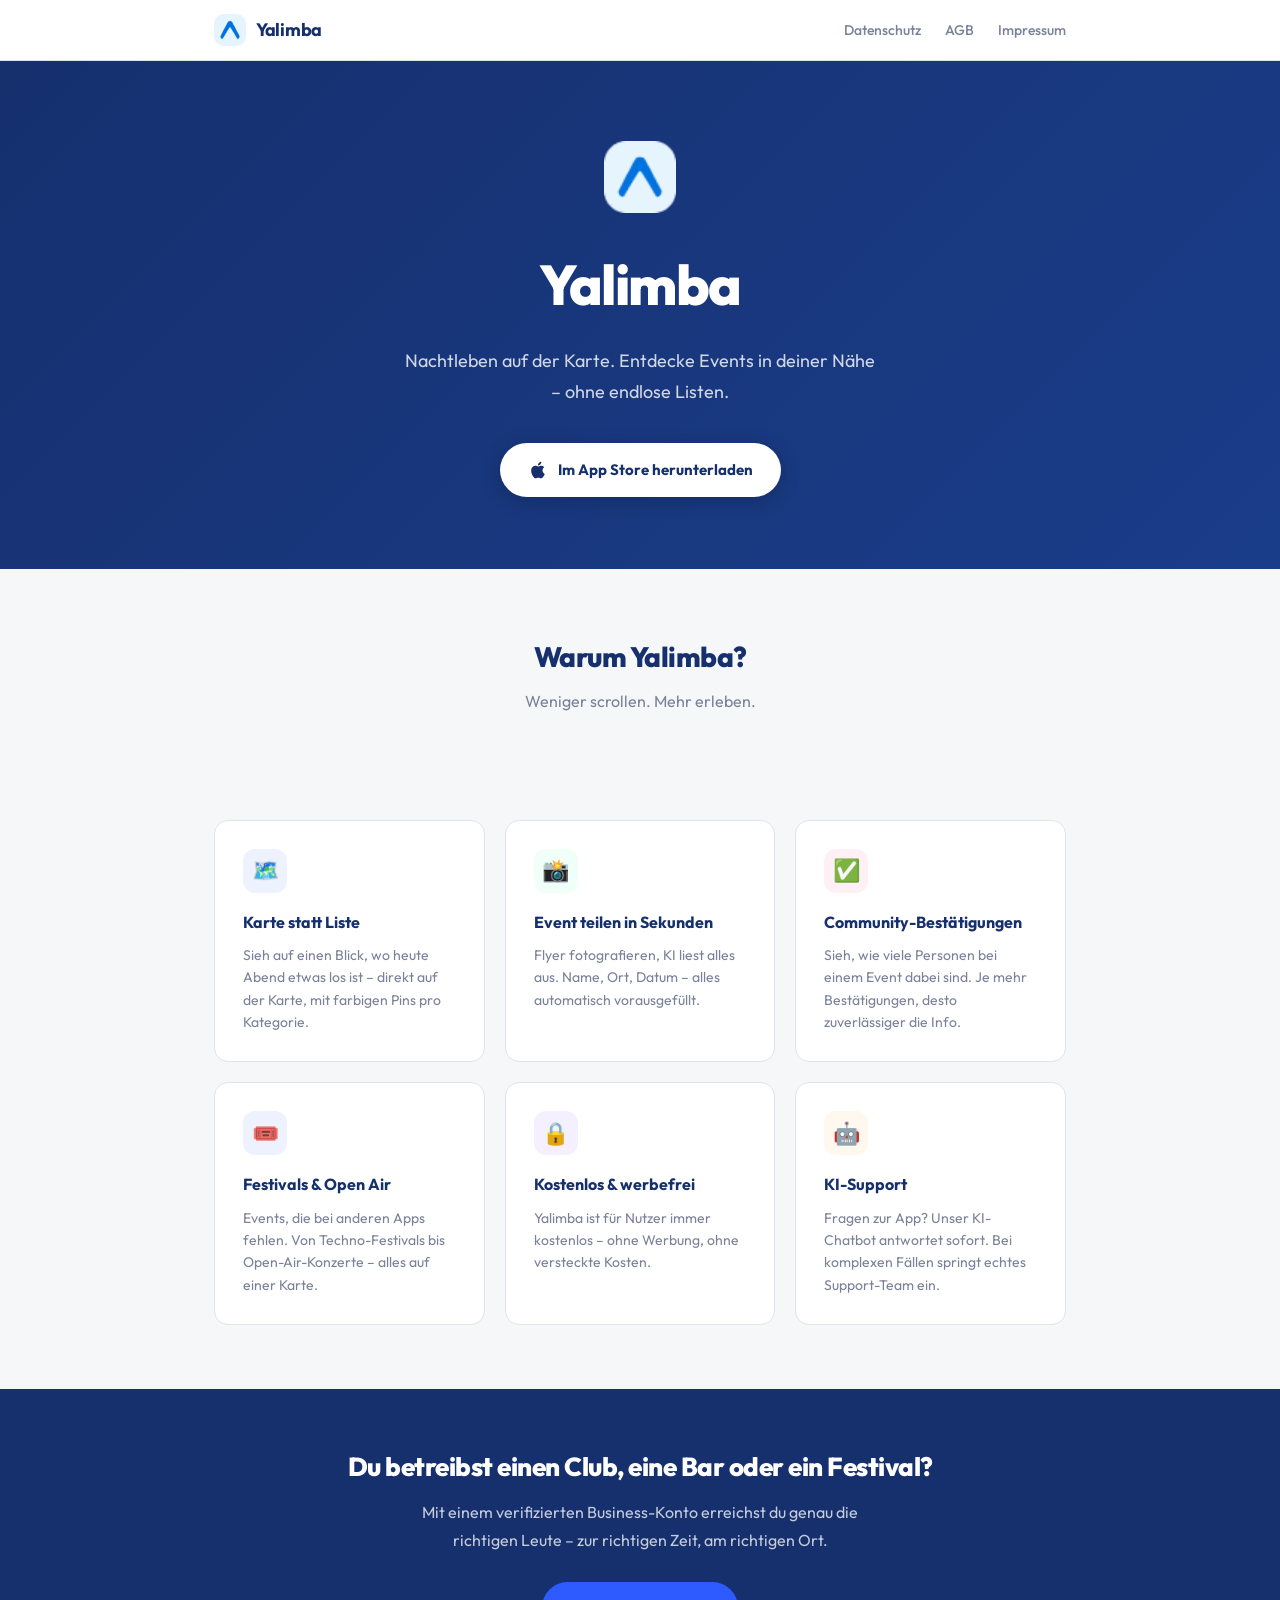
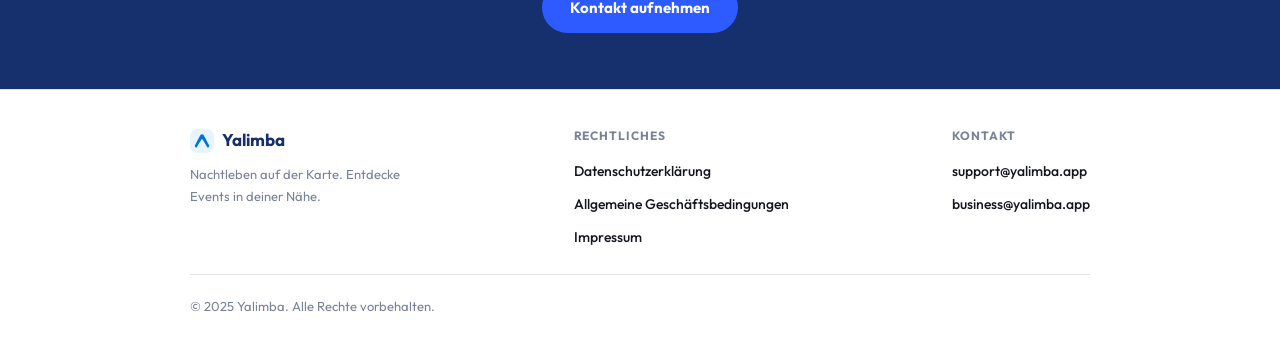
<file: index.html>
<!DOCTYPE html>
<html lang="de">
<head>
  <meta charset="UTF-8" />
  <meta name="viewport" content="width=device-width, initial-scale=1.0" />
  <title>Yalimba – Nachtleben auf der Karte</title>
  <meta name="description" content="Yalimba ist die erste Map-first Event-App für Nachtleben. Entdecke Clubs, Live-Musik, Bars und Open-Air-Events direkt auf der Karte – kostenlos, ohne Werbung." />
  <link rel="icon" href="favicon.png" />
  <link rel="stylesheet" href="_shared.css" />
  <style>
    .home-hero {
      background: linear-gradient(135deg, var(--navy) 0%, #1a3d8a 100%);
      color: var(--white);
      text-align: center;
      padding: 80px 24px 72px;
    }
    .home-hero .logo-img {
      width: 72px; height: 72px;
      border-radius: 18px;
      margin: 0 auto 24px;
      display: block;
    }
    .home-hero h1 {
      font-size: clamp(36px, 7vw, 56px);
      font-weight: 800;
      letter-spacing: -1.5px;
    }
    .home-hero p {
      font-size: 18px;
      color: rgba(255,255,255,0.8);
      margin-top: 14px;
      max-width: 480px;
      margin-left: auto;
      margin-right: auto;
    }
    .app-store-btn {
      display: inline-flex;
      align-items: center;
      gap: 10px;
      margin-top: 36px;
      background: var(--white);
      color: var(--navy);
      padding: 14px 28px;
      border-radius: 50px;
      font-size: 15px;
      font-weight: 700;
      text-decoration: none;
      transition: transform 0.15s, box-shadow 0.15s;
      box-shadow: 0 4px 20px rgba(0,0,0,0.2);
    }
    .app-store-btn:hover { transform: translateY(-2px); box-shadow: 0 8px 28px rgba(0,0,0,0.25); }
    .app-store-btn svg { flex-shrink: 0; }

    .features {
      max-width: 900px;
      margin: 0 auto;
      padding: 64px 24px;
      display: grid;
      grid-template-columns: repeat(auto-fit, minmax(240px, 1fr));
      gap: 20px;
    }
    .feature-card {
      background: var(--white);
      border-radius: 14px;
      padding: 28px;
      border: 1px solid var(--border);
    }
    .feature-icon {
      width: 44px; height: 44px;
      border-radius: 12px;
      display: flex; align-items: center; justify-content: center;
      margin-bottom: 16px;
      font-size: 22px;
    }
    .feature-card h3 { font-size: 16px; font-weight: 700; margin-bottom: 8px; color: var(--navy); }
    .feature-card p  { font-size: 14px; color: var(--gray); line-height: 1.6; }

    .section-title {
      text-align: center;
      max-width: 900px;
      margin: 0 auto;
      padding: 0 24px 40px;
    }
    .section-title h2 { font-size: 28px; font-weight: 800; color: var(--navy); letter-spacing: -0.5px; }
    .section-title p  { font-size: 16px; color: var(--gray); margin-top: 8px; }

    .b2b-strip {
      background: var(--navy);
      color: var(--white);
      text-align: center;
      padding: 56px 24px;
    }
    .b2b-strip h2 { font-size: 26px; font-weight: 800; letter-spacing: -0.5px; }
    .b2b-strip p  { font-size: 16px; color: rgba(255,255,255,0.75); margin-top: 10px; max-width: 440px; margin-left: auto; margin-right: auto; }
    .b2b-link {
      display: inline-block;
      margin-top: 28px;
      background: var(--blue);
      color: var(--white);
      padding: 13px 28px;
      border-radius: 50px;
      font-size: 15px;
      font-weight: 700;
      text-decoration: none;
    }
    .b2b-link:hover { opacity: 0.9; }
  </style>
</head>
<body>

  <!-- NAVIGATION -->
  <nav class="nav">
    <div class="nav-inner">
      <a href="index.html" class="nav-logo">
        <img src="favicon.png" alt="Yalimba Logo" />
        <span>Yalimba</span>
      </a>
      <ul class="nav-links">
        <li><a href="datenschutz.html">Datenschutz</a></li>
        <li><a href="agb.html">AGB</a></li>
        <li><a href="impressum.html">Impressum</a></li>
      </ul>
    </div>
  </nav>

  <!-- HERO -->
  <section class="home-hero">
    <img src="favicon.png" alt="Yalimba" class="logo-img" />
    <h1>Yalimba</h1>
    <p>Nachtleben auf der Karte. Entdecke Events in deiner Nähe – ohne endlose Listen.</p>
    <a href="https://apps.apple.com/app/yalimba/id[APP-ID]" class="app-store-btn">
      <svg width="20" height="20" viewBox="0 0 24 24" fill="currentColor"><path d="M18.71 19.5c-.83 1.24-1.71 2.45-3.05 2.47-1.34.03-1.77-.79-3.29-.79-1.53 0-2 .77-3.27.82-1.31.05-2.3-1.32-3.14-2.53C4.25 17 2.94 12.45 4.7 9.39c.87-1.52 2.43-2.48 4.12-2.51 1.28-.02 2.5.87 3.29.87.78 0 2.26-1.07 3.8-.91.65.03 2.47.26 3.64 1.98-.09.06-2.17 1.28-2.15 3.81.03 3.02 2.65 4.03 2.68 4.04-.03.07-.42 1.44-1.38 2.83M13 3.5c.73-.83 1.94-1.46 2.94-1.5.13 1.17-.34 2.35-1.04 3.19-.69.85-1.83 1.51-2.95 1.42-.15-1.15.41-2.35 1.05-3.11z"/></svg>
      Im App Store herunterladen
    </a>
  </section>

  <!-- FEATURES -->
  <div class="section-title" style="padding-top: 64px;">
    <h2>Warum Yalimba?</h2>
    <p>Weniger scrollen. Mehr erleben.</p>
  </div>
  <div class="features">
    <div class="feature-card">
      <div class="feature-icon" style="background:#EEF2FF;">🗺️</div>
      <h3>Karte statt Liste</h3>
      <p>Sieh auf einen Blick, wo heute Abend etwas los ist – direkt auf der Karte, mit farbigen Pins pro Kategorie.</p>
    </div>
    <div class="feature-card">
      <div class="feature-icon" style="background:#F0FFF8;">📸</div>
      <h3>Event teilen in Sekunden</h3>
      <p>Flyer fotografieren, KI liest alles aus. Name, Ort, Datum – alles automatisch vorausgefüllt.</p>
    </div>
    <div class="feature-card">
      <div class="feature-icon" style="background:#FFF0F5;">✅</div>
      <h3>Community-Bestätigungen</h3>
      <p>Sieh, wie viele Personen bei einem Event dabei sind. Je mehr Bestätigungen, desto zuverlässiger die Info.</p>
    </div>
    <div class="feature-card">
      <div class="feature-icon" style="background:#EEF2FF;">🎟️</div>
      <h3>Festivals & Open Air</h3>
      <p>Events, die bei anderen Apps fehlen. Von Techno-Festivals bis Open-Air-Konzerte – alles auf einer Karte.</p>
    </div>
    <div class="feature-card">
      <div class="feature-icon" style="background:#F5F0FF;">🔒</div>
      <h3>Kostenlos & werbefrei</h3>
      <p>Yalimba ist für Nutzer immer kostenlos – ohne Werbung, ohne versteckte Kosten.</p>
    </div>
    <div class="feature-card">
      <div class="feature-icon" style="background:#FFF8EE;">🤖</div>
      <h3>KI-Support</h3>
      <p>Fragen zur App? Unser KI-Chatbot antwortet sofort. Bei komplexen Fällen springt echtes Support-Team ein.</p>
    </div>
  </div>

  <!-- B2B STRIP -->
  <section class="b2b-strip">
    <h2>Du betreibst einen Club, eine Bar oder ein Festival?</h2>
    <p>Mit einem verifizierten Business-Konto erreichst du genau die richtigen Leute – zur richtigen Zeit, am richtigen Ort.</p>
    <a href="mailto:business@yalimba.app" class="b2b-link">Kontakt aufnehmen</a>
  </section>

  <!-- FOOTER -->
  <footer>
    <div class="footer-inner">
      <div class="footer-brand">
        <div class="brand-name">
          <img src="favicon.png" alt="Yalimba" />
          Yalimba
        </div>
        <p>Nachtleben auf der Karte. Entdecke Events in deiner Nähe.</p>
      </div>
      <div class="footer-links">
        <h4>Rechtliches</h4>
        <ul>
          <li><a href="datenschutz.html">Datenschutzerklärung</a></li>
          <li><a href="agb.html">Allgemeine Geschäftsbedingungen</a></li>
          <li><a href="impressum.html">Impressum</a></li>
        </ul>
      </div>
      <div class="footer-links">
        <h4>Kontakt</h4>
        <ul>
          <li><a href="mailto:support@yalimba.app">support@yalimba.app</a></li>
          <li><a href="mailto:business@yalimba.app">business@yalimba.app</a></li>
        </ul>
      </div>
    </div>
    <div class="footer-bottom">
      &copy; 2025 Yalimba. Alle Rechte vorbehalten.
    </div>
  </footer>

</body>
</html>
</file>
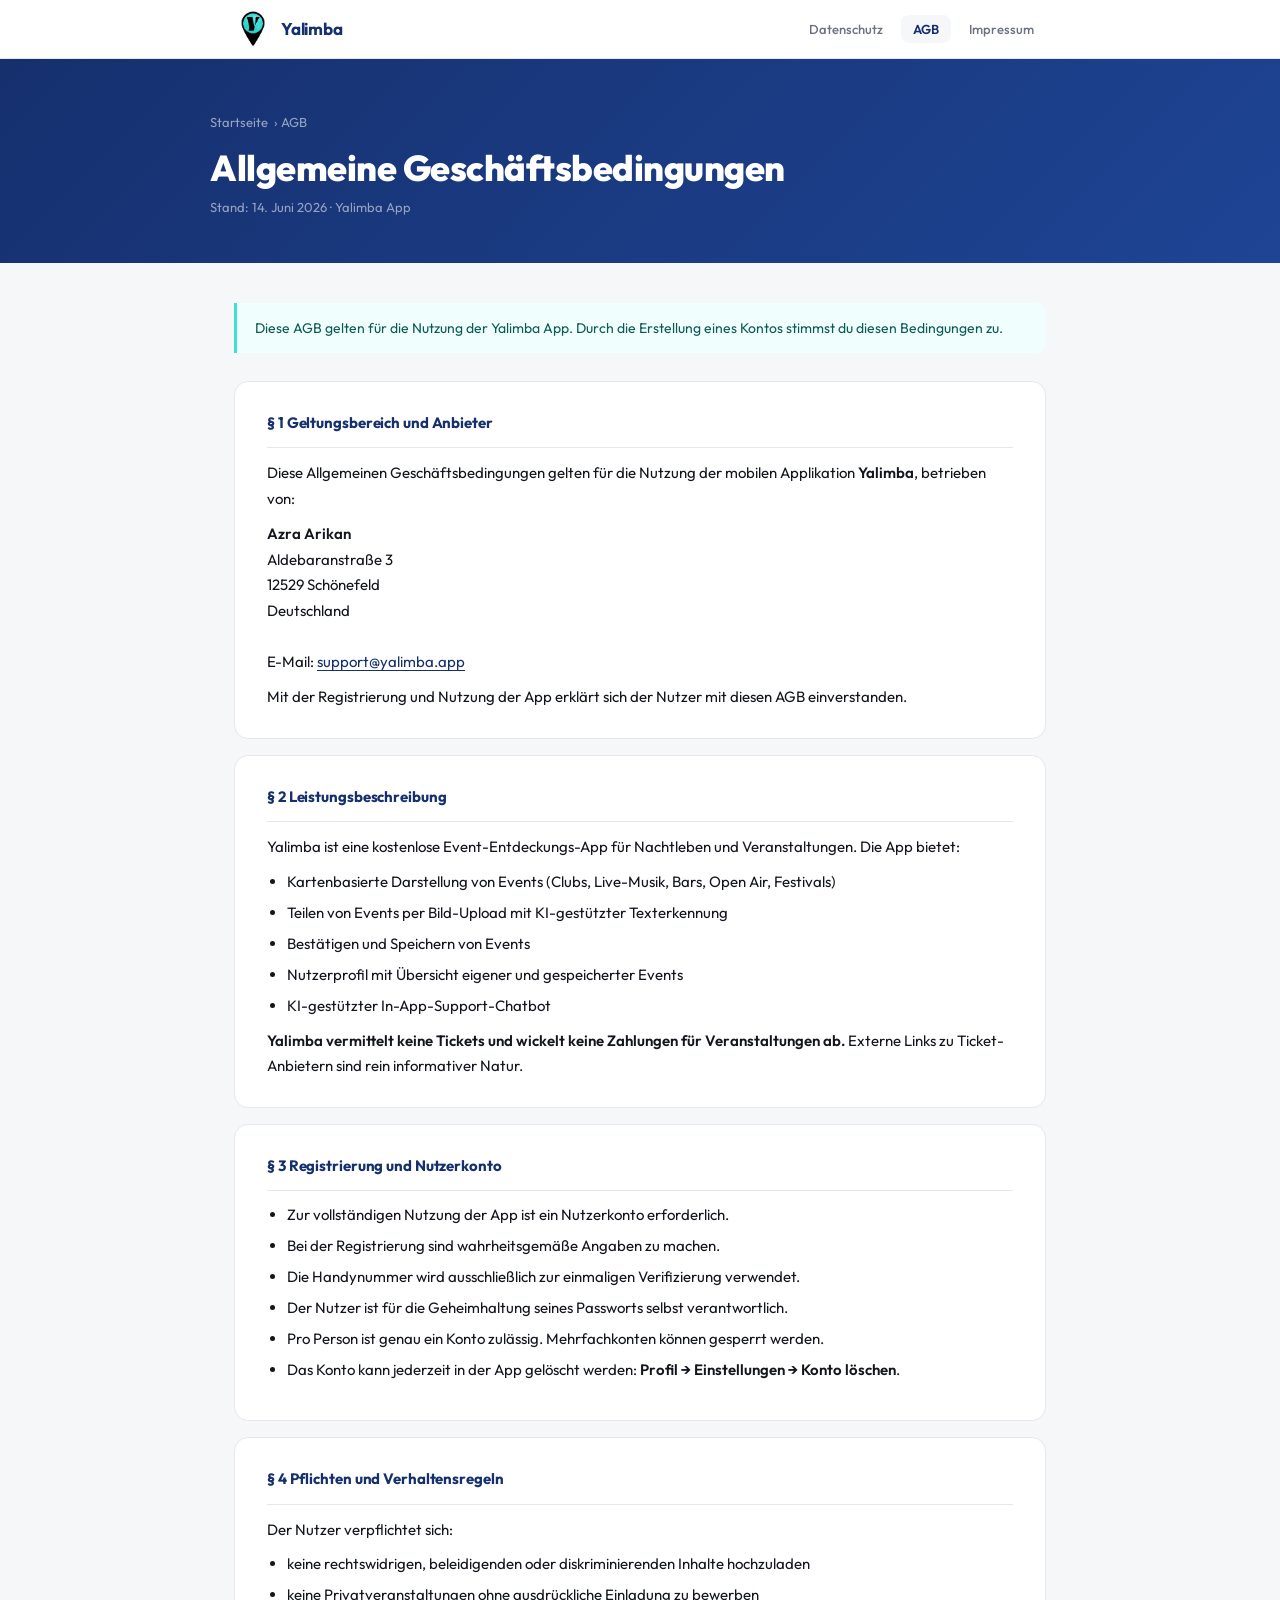
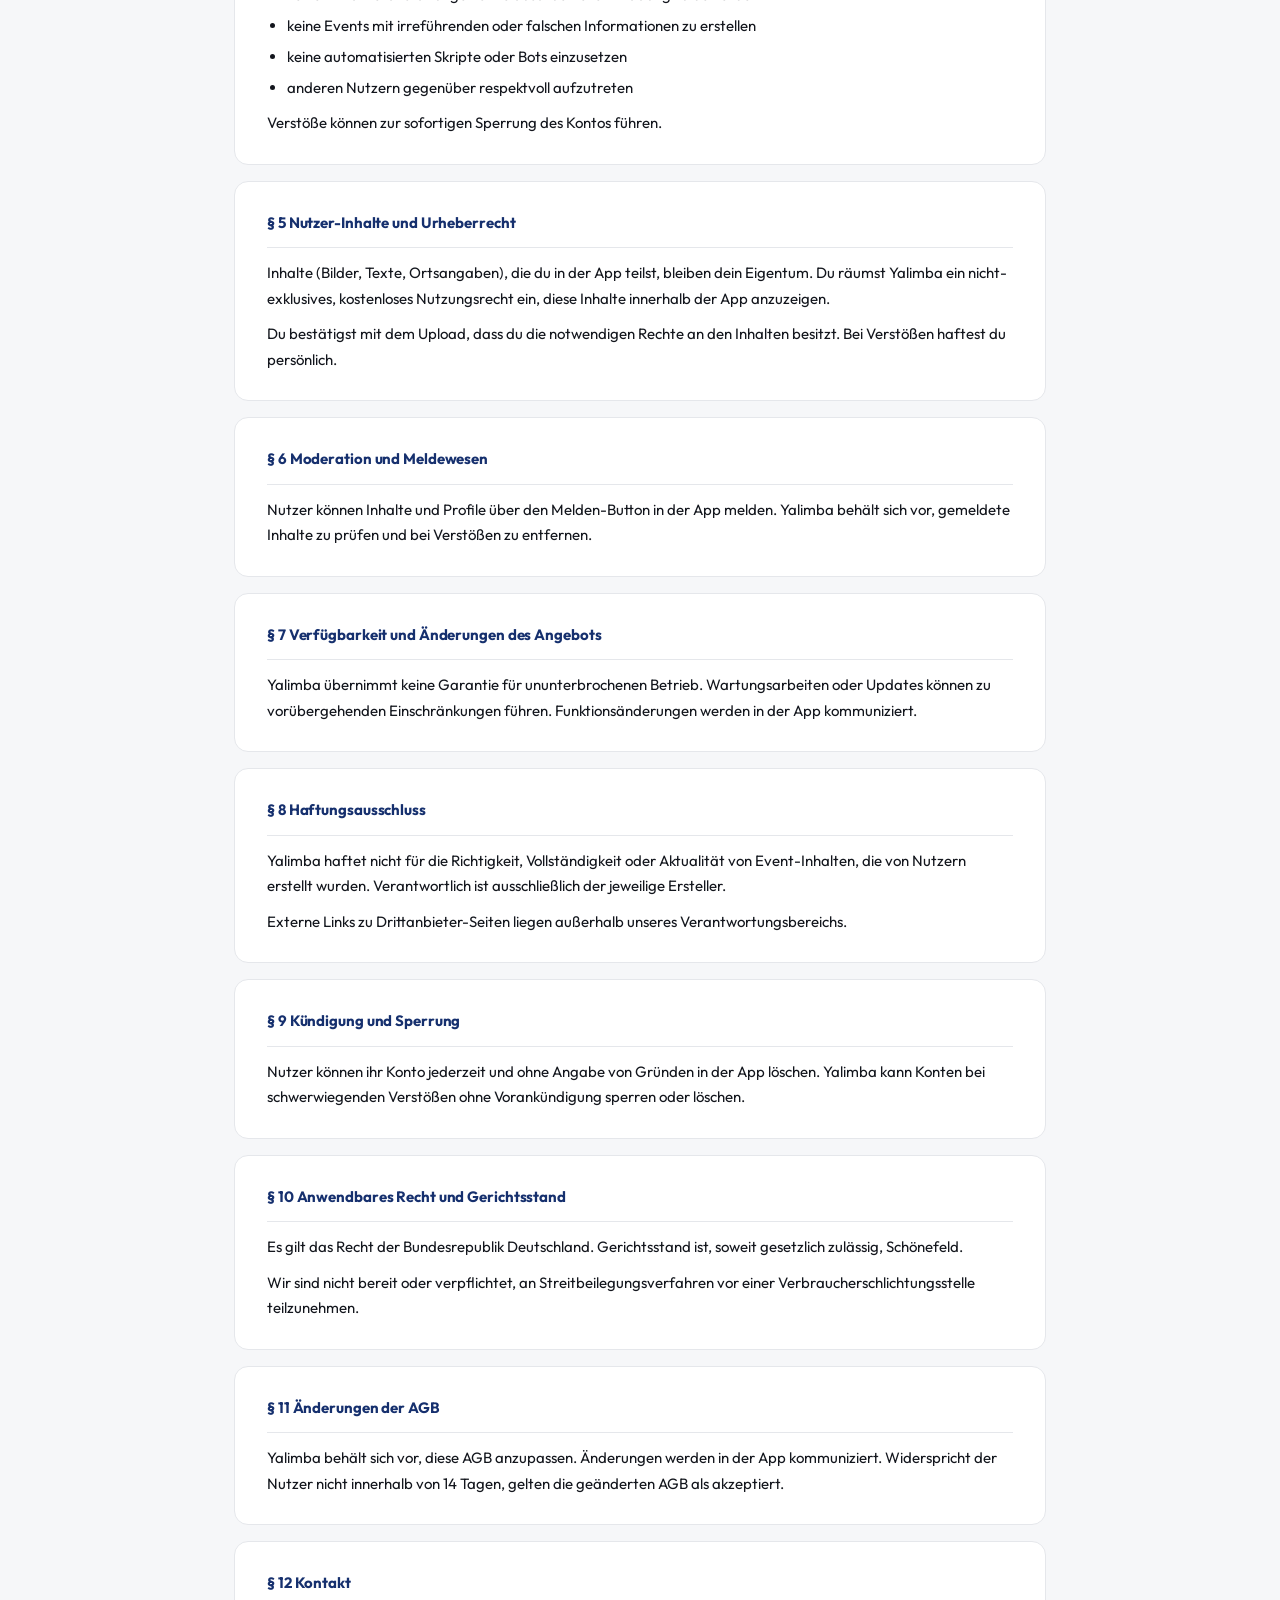
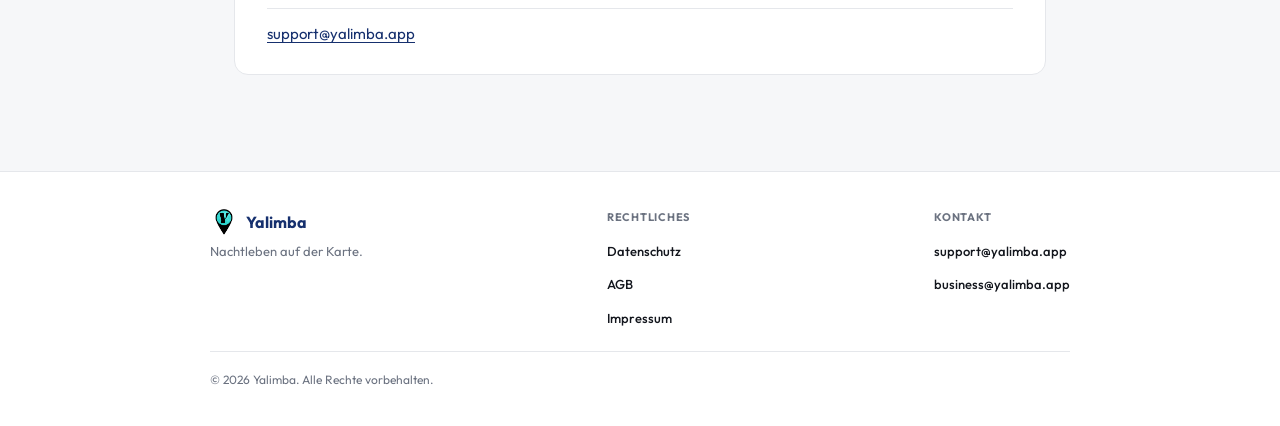
<file: agb.html>
<!DOCTYPE html>
<html lang="de">
<head>
<meta charset="UTF-8" />
<meta name="viewport" content="width=device-width, initial-scale=1.0" />
<title>AGB – Yalimba</title>
<meta name="description" content="Allgemeine Geschäftsbedingungen der Yalimba App." />
<link rel="icon" href="favicon.png" />
<link rel="preconnect" href="https://fonts.googleapis.com" />
<link rel="preconnect" href="https://fonts.gstatic.com" crossorigin />
<link href="https://fonts.googleapis.com/css2?family=Outfit:wght@400;500;600;700;800&display=swap" rel="stylesheet" />
<style>
*, *::before, *::after { box-sizing: border-box; margin: 0; padding: 0; }

:root {
  --bg: #F6F7F9;
  --white: #FFFFFF;
  --text: #13161D;
  --navy: #16306E;
  --teal: #3DE0D5;
  --teal-light: #F0FFFE;
  --gray: #6B7280;
  --border: #E5E7EB;
}

html { scroll-behavior: smooth; }

body {
  font-family: 'Outfit', -apple-system, BlinkMacSystemFont, 'Segoe UI', sans-serif;
  background: var(--bg);
  color: var(--text);
  line-height: 1.7;
  min-height: 100vh;
  display: flex;
  flex-direction: column;
  -webkit-font-smoothing: antialiased;
}

nav {
  background: var(--white);
  border-bottom: 1px solid var(--border);
  position: sticky;
  top: 0;
  z-index: 100;
}
.nav-inner {
  max-width: 860px;
  margin: 0 auto;
  padding: 0 24px;
  height: 58px;
  display: flex;
  align-items: center;
  justify-content: space-between;
}
.logo {
  display: flex;
  align-items: center;
  gap: 9px;
  text-decoration: none;
  color: var(--navy);
  font-weight: 700;
  font-size: 17px;
  letter-spacing: -0.2px;
}
.logo img { height: 38px; width: auto; }
.nav-links { display: flex; gap: 6px; list-style: none; }
.nav-links a {
  font-size: 13px;
  font-weight: 500;
  color: var(--gray);
  text-decoration: none;
  padding: 6px 12px;
  border-radius: 8px;
  transition: background 0.15s, color 0.15s;
}
.nav-links a:hover { background: var(--bg); color: var(--navy); }
.nav-links a.active { background: var(--bg); color: var(--navy); font-weight: 600; }

.hero {
  background: linear-gradient(135deg, #16306E 0%, #1e4494 100%);
  padding: 52px 24px 44px;
}
.hero-inner { max-width: 860px; margin: 0 auto; }
.breadcrumb {
  font-size: 13px;
  color: rgba(255,255,255,0.55);
  margin-bottom: 14px;
  display: flex;
  align-items: center;
  gap: 6px;
}
.breadcrumb a { color: rgba(255,255,255,0.55); text-decoration: none; }
.breadcrumb a:hover { color: rgba(255,255,255,0.85); }
.hero h1 {
  font-size: clamp(26px, 4vw, 36px);
  font-weight: 800;
  color: #fff;
  letter-spacing: -0.5px;
  line-height: 1.15;
}
.hero-meta { margin-top: 8px; font-size: 13px; color: rgba(255,255,255,0.55); }

main {
  flex: 1;
  max-width: 860px;
  width: 100%;
  margin: 0 auto;
  padding: 40px 24px 80px;
}

.intro {
  background: var(--teal-light);
  border-left: 3px solid var(--teal);
  border-radius: 0 10px 10px 0;
  padding: 14px 18px;
  margin-bottom: 28px;
  font-size: 14px;
  color: #0D5A55;
  line-height: 1.6;
}

.card {
  background: var(--white);
  border-radius: 14px;
  border: 1px solid var(--border);
  padding: 28px 32px;
  margin-bottom: 16px;
}
.card h2 {
  font-size: 15px;
  font-weight: 700;
  color: var(--navy);
  margin-bottom: 12px;
  padding-bottom: 12px;
  border-bottom: 1px solid var(--border);
  letter-spacing: -0.1px;
}
.card p { font-size: 15px; color: var(--text); margin-bottom: 10px; line-height: 1.7; }
.card p:last-child { margin-bottom: 0; }
.card ul, .card ol { padding-left: 20px; margin-bottom: 10px; }
.card li { font-size: 15px; color: var(--text); margin-bottom: 7px; line-height: 1.6; }
.card strong { font-weight: 600; color: var(--text); }
.card a { color: var(--navy); text-decoration: underline; text-underline-offset: 3px; }
.card a:hover { color: var(--teal); }

footer {
  background: var(--white);
  border-top: 1px solid var(--border);
  padding: 36px 24px;
}
.footer-inner {
  max-width: 860px;
  margin: 0 auto;
  display: flex;
  flex-wrap: wrap;
  gap: 32px;
  justify-content: space-between;
  align-items: flex-start;
}
.footer-brand .brand-name {
  font-size: 16px;
  font-weight: 700;
  color: var(--navy);
  display: flex;
  align-items: center;
  gap: 8px;
  margin-bottom: 6px;
}
.footer-brand .brand-name img { height: 28px; width: auto; }
.footer-brand p { font-size: 13px; color: var(--gray); max-width: 210px; line-height: 1.5; }
.footer-col h4 {
  font-size: 11px;
  font-weight: 700;
  text-transform: uppercase;
  letter-spacing: 0.07em;
  color: var(--gray);
  margin-bottom: 10px;
}
.footer-col ul { list-style: none; display: flex; flex-direction: column; gap: 6px; }
.footer-col a { font-size: 13px; color: var(--text); text-decoration: none; font-weight: 500; }
.footer-col a:hover { color: var(--navy); }
.footer-bottom {
  max-width: 860px;
  margin: 20px auto 0;
  padding-top: 18px;
  border-top: 1px solid var(--border);
  font-size: 12px;
  color: var(--gray);
}

@media (max-width: 600px) {
  .card { padding: 20px; }
  .nav-links { display: none; }
  .footer-inner { flex-direction: column; gap: 20px; }
}
</style>
</head>
<body>

<nav>
  <div class="nav-inner">
    <a href="index.html" class="logo">
      <img src="yalimba-logo.png" alt="Yalimba" />
      Yalimba
    </a>
    <ul class="nav-links">
      <li><a href="datenschutz.html">Datenschutz</a></li>
      <li><a href="agb.html" class="active">AGB</a></li>
      <li><a href="impressum.html">Impressum</a></li>
    </ul>
  </div>
</nav>

<div class="hero">
  <div class="hero-inner">
    <div class="breadcrumb">
      <a href="index.html">Startseite</a> › AGB
    </div>
    <h1>Allgemeine Geschäftsbedingungen</h1>
    <p class="hero-meta">Stand: 14. Juni 2026 · Yalimba App</p>
  </div>
</div>

<main>
  <div class="intro">
    Diese AGB gelten für die Nutzung der Yalimba App. Durch die Erstellung eines Kontos stimmst du diesen Bedingungen zu.
  </div>

  <div class="card">
    <h2>§ 1 Geltungsbereich und Anbieter</h2>
    <p>Diese Allgemeinen Geschäftsbedingungen gelten für die Nutzung der mobilen Applikation <strong>Yalimba</strong>, betrieben von:</p>
    <p>
      <strong>Azra Arikan</strong><br>
      Aldebaranstraße 3<br>
      12529 Schönefeld<br>
      Deutschland<br><br>
      E-Mail: <a href="mailto:support@yalimba.app">support@yalimba.app</a>
    </p>
    <p>Mit der Registrierung und Nutzung der App erklärt sich der Nutzer mit diesen AGB einverstanden.</p>
  </div>

  <div class="card">
    <h2>§ 2 Leistungsbeschreibung</h2>
    <p>Yalimba ist eine kostenlose Event-Entdeckungs-App für Nachtleben und Veranstaltungen. Die App bietet:</p>
    <ul>
      <li>Kartenbasierte Darstellung von Events (Clubs, Live-Musik, Bars, Open Air, Festivals)</li>
      <li>Teilen von Events per Bild-Upload mit KI-gestützter Texterkennung</li>
      <li>Bestätigen und Speichern von Events</li>
      <li>Nutzerprofil mit Übersicht eigener und gespeicherter Events</li>
      <li>KI-gestützter In-App-Support-Chatbot</li>
    </ul>
    <p><strong>Yalimba vermittelt keine Tickets und wickelt keine Zahlungen für Veranstaltungen ab.</strong> Externe Links zu Ticket-Anbietern sind rein informativer Natur.</p>
  </div>

  <div class="card">
    <h2>§ 3 Registrierung und Nutzerkonto</h2>
    <ul>
      <li>Zur vollständigen Nutzung der App ist ein Nutzerkonto erforderlich.</li>
      <li>Bei der Registrierung sind wahrheitsgemäße Angaben zu machen.</li>
      <li>Die Handynummer wird ausschließlich zur einmaligen Verifizierung verwendet.</li>
      <li>Der Nutzer ist für die Geheimhaltung seines Passworts selbst verantwortlich.</li>
      <li>Pro Person ist genau ein Konto zulässig. Mehrfachkonten können gesperrt werden.</li>
      <li>Das Konto kann jederzeit in der App gelöscht werden: <strong>Profil → Einstellungen → Konto löschen</strong>.</li>
    </ul>
  </div>

  <div class="card">
    <h2>§ 4 Pflichten und Verhaltensregeln</h2>
    <p>Der Nutzer verpflichtet sich:</p>
    <ul>
      <li>keine rechtswidrigen, beleidigenden oder diskriminierenden Inhalte hochzuladen</li>
      <li>keine Privatveranstaltungen ohne ausdrückliche Einladung zu bewerben</li>
      <li>keine Events mit irreführenden oder falschen Informationen zu erstellen</li>
      <li>keine automatisierten Skripte oder Bots einzusetzen</li>
      <li>anderen Nutzern gegenüber respektvoll aufzutreten</li>
    </ul>
    <p>Verstöße können zur sofortigen Sperrung des Kontos führen.</p>
  </div>

  <div class="card">
    <h2>§ 5 Nutzer-Inhalte und Urheberrecht</h2>
    <p>Inhalte (Bilder, Texte, Ortsangaben), die du in der App teilst, bleiben dein Eigentum. Du räumst Yalimba ein nicht-exklusives, kostenloses Nutzungsrecht ein, diese Inhalte innerhalb der App anzuzeigen.</p>
    <p>Du bestätigst mit dem Upload, dass du die notwendigen Rechte an den Inhalten besitzt. Bei Verstößen haftest du persönlich.</p>
  </div>

  <div class="card">
    <h2>§ 6 Moderation und Meldewesen</h2>
    <p>Nutzer können Inhalte und Profile über den Melden-Button in der App melden. Yalimba behält sich vor, gemeldete Inhalte zu prüfen und bei Verstößen zu entfernen.</p>
  </div>

  <div class="card">
    <h2>§ 7 Verfügbarkeit und Änderungen des Angebots</h2>
    <p>Yalimba übernimmt keine Garantie für ununterbrochenen Betrieb. Wartungsarbeiten oder Updates können zu vorübergehenden Einschränkungen führen. Funktionsänderungen werden in der App kommuniziert.</p>
  </div>

  <div class="card">
    <h2>§ 8 Haftungsausschluss</h2>
    <p>Yalimba haftet nicht für die Richtigkeit, Vollständigkeit oder Aktualität von Event-Inhalten, die von Nutzern erstellt wurden. Verantwortlich ist ausschließlich der jeweilige Ersteller.</p>
    <p>Externe Links zu Drittanbieter-Seiten liegen außerhalb unseres Verantwortungsbereichs.</p>
  </div>

  <div class="card">
    <h2>§ 9 Kündigung und Sperrung</h2>
    <p>Nutzer können ihr Konto jederzeit und ohne Angabe von Gründen in der App löschen. Yalimba kann Konten bei schwerwiegenden Verstößen ohne Vorankündigung sperren oder löschen.</p>
  </div>

  <div class="card">
    <h2>§ 10 Anwendbares Recht und Gerichtsstand</h2>
    <p>Es gilt das Recht der Bundesrepublik Deutschland. Gerichtsstand ist, soweit gesetzlich zulässig, Schönefeld.</p>
    <p>Wir sind nicht bereit oder verpflichtet, an Streitbeilegungsverfahren vor einer Verbraucherschlichtungsstelle teilzunehmen.</p>
  </div>

  <div class="card">
    <h2>§ 11 Änderungen der AGB</h2>
    <p>Yalimba behält sich vor, diese AGB anzupassen. Änderungen werden in der App kommuniziert. Widerspricht der Nutzer nicht innerhalb von 14 Tagen, gelten die geänderten AGB als akzeptiert.</p>
  </div>

  <div class="card">
    <h2>§ 12 Kontakt</h2>
    <p><a href="mailto:support@yalimba.app">support@yalimba.app</a></p>
  </div>
</main>

<footer>
  <div class="footer-inner">
    <div class="footer-brand">
      <div class="brand-name">
        <img src="yalimba-logo.png" alt="Yalimba" />
        Yalimba
      </div>
      <p>Nachtleben auf der Karte.</p>
    </div>
    <div class="footer-col">
      <h4>Rechtliches</h4>
      <ul>
        <li><a href="datenschutz.html">Datenschutz</a></li>
        <li><a href="agb.html">AGB</a></li>
        <li><a href="impressum.html">Impressum</a></li>
      </ul>
    </div>
    <div class="footer-col">
      <h4>Kontakt</h4>
      <ul>
        <li><a href="mailto:support@yalimba.app">support@yalimba.app</a></li>
        <li><a href="mailto:business@yalimba.app">business@yalimba.app</a></li>
      </ul>
    </div>
  </div>
  <div class="footer-bottom">&copy; 2026 Yalimba. Alle Rechte vorbehalten.</div>
</footer>

</body>
</html>
</file>
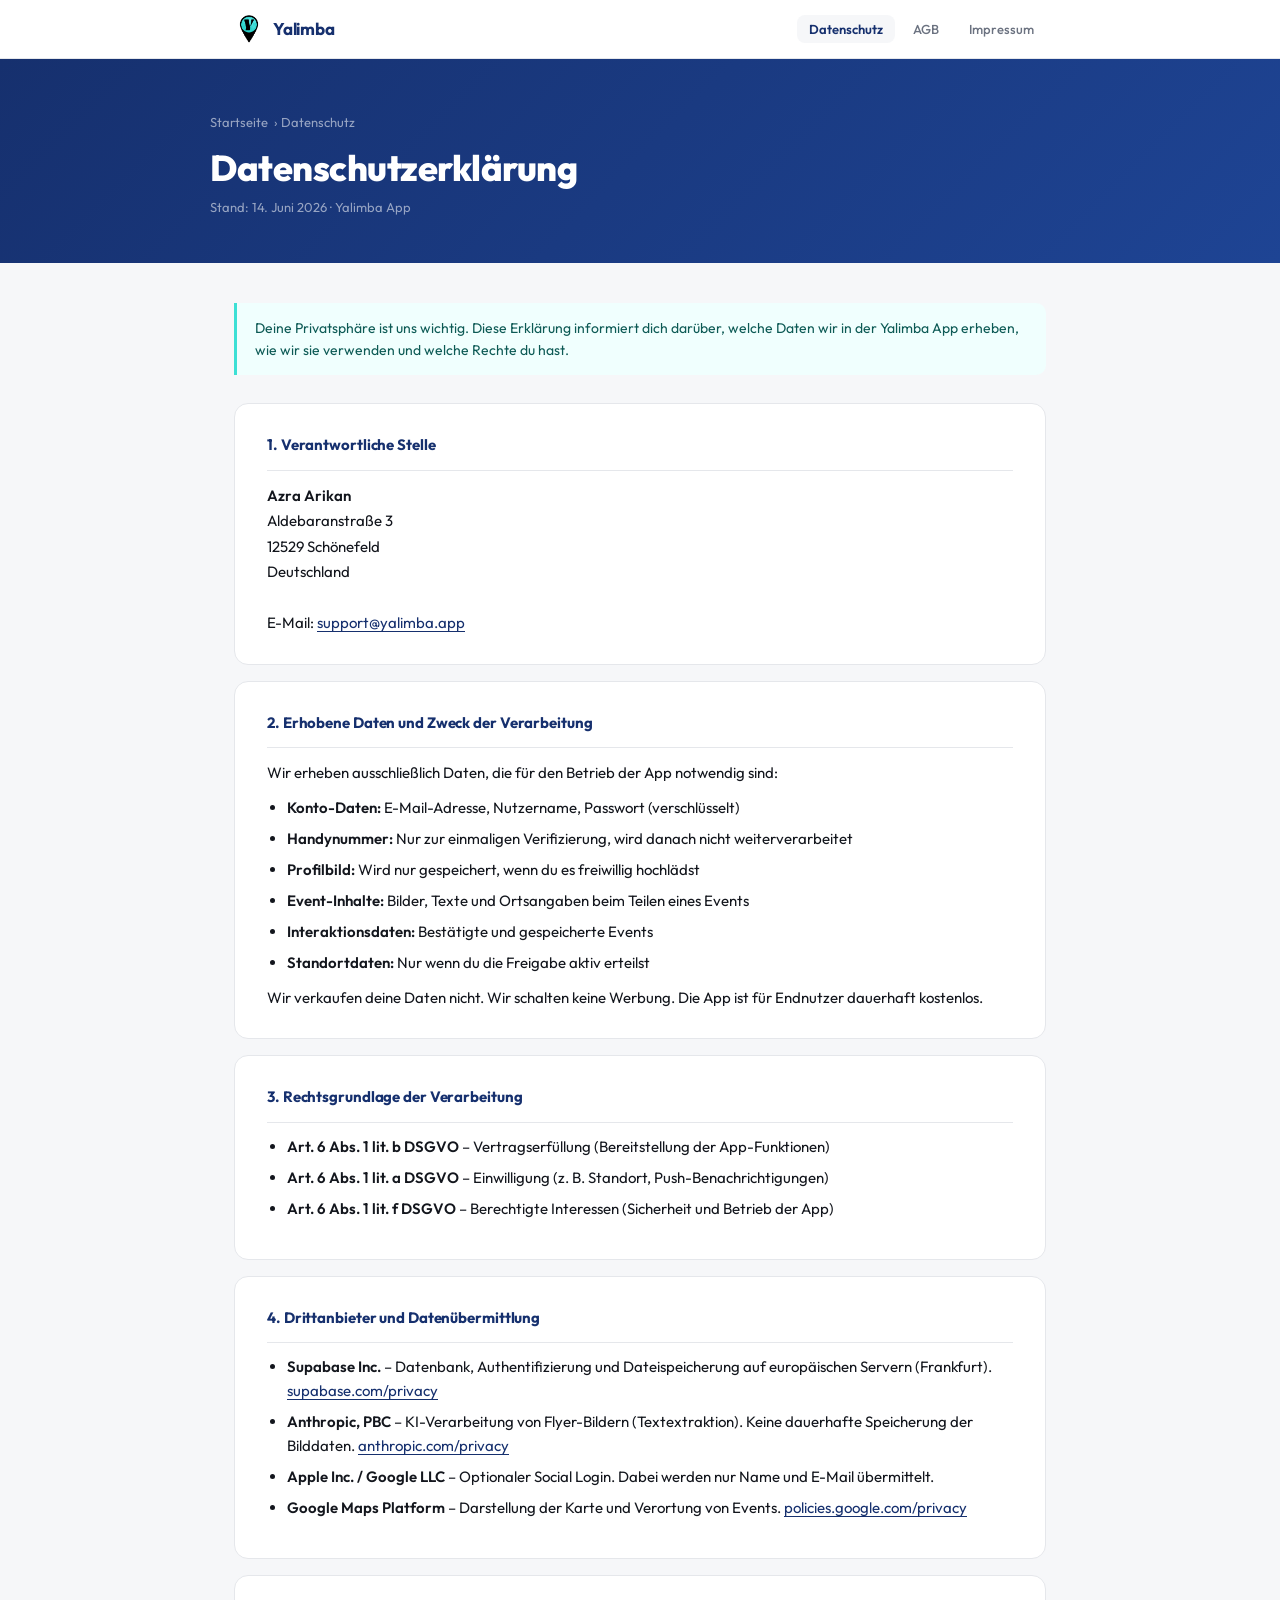
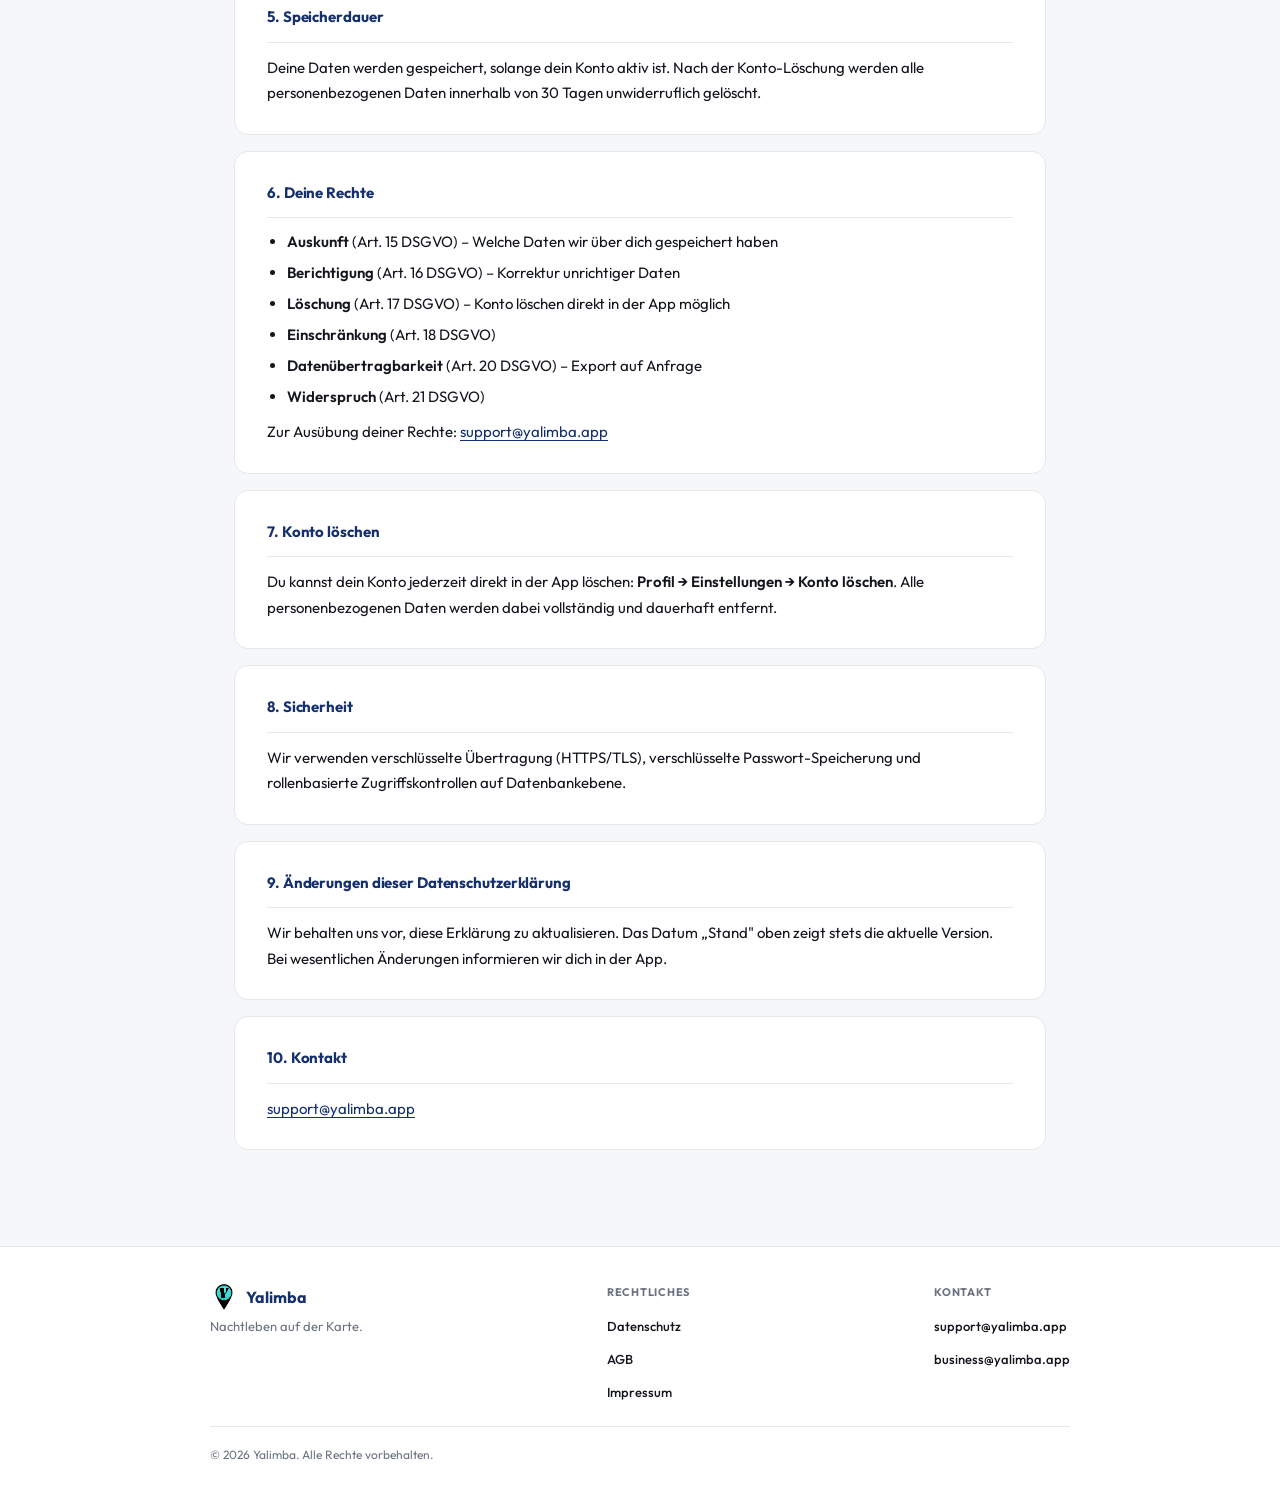
<file: datenschutz.html>
<!DOCTYPE html>
<html lang="de">
<head>
<meta charset="UTF-8" />
<meta name="viewport" content="width=device-width, initial-scale=1.0" />
<title>Datenschutz – Yalimba</title>
<meta name="description" content="Datenschutzerklärung der Yalimba App." />
<link rel="icon" href="favicon.png" />
<link rel="preconnect" href="https://fonts.googleapis.com" />
<link rel="preconnect" href="https://fonts.gstatic.com" crossorigin />
<link href="https://fonts.googleapis.com/css2?family=Outfit:wght@400;500;600;700;800&display=swap" rel="stylesheet" />
<style>
*, *::before, *::after { box-sizing: border-box; margin: 0; padding: 0; }

:root {
  --bg: #F6F7F9;
  --white: #FFFFFF;
  --text: #13161D;
  --navy: #16306E;
  --teal: #3DE0D5;
  --teal-light: #F0FFFE;
  --gray: #6B7280;
  --border: #E5E7EB;
}

html { scroll-behavior: smooth; }

body {
  font-family: 'Outfit', -apple-system, BlinkMacSystemFont, 'Segoe UI', sans-serif;
  background: var(--bg);
  color: var(--text);
  line-height: 1.7;
  min-height: 100vh;
  display: flex;
  flex-direction: column;
  -webkit-font-smoothing: antialiased;
}

/* NAV */
nav {
  background: var(--white);
  border-bottom: 1px solid var(--border);
  position: sticky;
  top: 0;
  z-index: 100;
}
.nav-inner {
  max-width: 860px;
  margin: 0 auto;
  padding: 0 24px;
  height: 58px;
  display: flex;
  align-items: center;
  justify-content: space-between;
}
.logo {
  display: flex;
  align-items: center;
  gap: 9px;
  text-decoration: none;
  color: var(--navy);
  font-weight: 700;
  font-size: 17px;
  letter-spacing: -0.2px;
}
.logo img {
  width: 30px;
  height: 30px;
  border-radius: 7px;
}
.nav-links {
  display: flex;
  gap: 6px;
  list-style: none;
}
.nav-links a {
  font-size: 13px;
  font-weight: 500;
  color: var(--gray);
  text-decoration: none;
  padding: 6px 12px;
  border-radius: 8px;
  transition: background 0.15s, color 0.15s;
}
.nav-links a:hover { background: var(--bg); color: var(--navy); }
.nav-links a.active { background: var(--bg); color: var(--navy); font-weight: 600; }

/* HERO */
.hero {
  background: linear-gradient(135deg, #16306E 0%, #1e4494 100%);
  padding: 52px 24px 44px;
}
.hero-inner { max-width: 860px; margin: 0 auto; }
.breadcrumb {
  font-size: 13px;
  color: rgba(255,255,255,0.55);
  margin-bottom: 14px;
  display: flex;
  align-items: center;
  gap: 6px;
}
.breadcrumb a { color: rgba(255,255,255,0.55); text-decoration: none; }
.breadcrumb a:hover { color: rgba(255,255,255,0.85); }
.hero h1 {
  font-size: clamp(26px, 4vw, 36px);
  font-weight: 800;
  color: #fff;
  letter-spacing: -0.5px;
  line-height: 1.15;
}
.hero-meta {
  margin-top: 8px;
  font-size: 13px;
  color: rgba(255,255,255,0.55);
}

/* CONTENT */
main {
  flex: 1;
  max-width: 860px;
  width: 100%;
  margin: 0 auto;
  padding: 40px 24px 80px;
}

.intro {
  background: var(--teal-light);
  border-left: 3px solid var(--teal);
  border-radius: 0 10px 10px 0;
  padding: 14px 18px;
  margin-bottom: 28px;
  font-size: 14px;
  color: #0D5A55;
  line-height: 1.6;
}

.card {
  background: var(--white);
  border-radius: 14px;
  border: 1px solid var(--border);
  padding: 28px 32px;
  margin-bottom: 16px;
}
.card h2 {
  font-size: 15px;
  font-weight: 700;
  color: var(--navy);
  margin-bottom: 12px;
  padding-bottom: 12px;
  border-bottom: 1px solid var(--border);
  letter-spacing: -0.1px;
}
.card p {
  font-size: 15px;
  color: var(--text);
  margin-bottom: 10px;
  line-height: 1.7;
}
.card p:last-child { margin-bottom: 0; }
.card ul, .card ol {
  padding-left: 20px;
  margin-bottom: 10px;
}
.card li {
  font-size: 15px;
  color: var(--text);
  margin-bottom: 7px;
  line-height: 1.6;
}
.card strong { font-weight: 600; color: var(--text); }
.card a { color: var(--navy); text-decoration: underline; text-underline-offset: 3px; }
.card a:hover { color: #3DE0D5; }

/* FOOTER */
footer {
  background: var(--white);
  border-top: 1px solid var(--border);
  padding: 36px 24px;
}
.footer-inner {
  max-width: 860px;
  margin: 0 auto;
  display: flex;
  flex-wrap: wrap;
  gap: 32px;
  justify-content: space-between;
  align-items: flex-start;
}
.footer-brand .brand-name {
  font-size: 16px;
  font-weight: 700;
  color: var(--navy);
  display: flex;
  align-items: center;
  gap: 8px;
  margin-bottom: 6px;
}
.footer-brand .brand-name img { height: 28px; width: auto; }
.footer-brand p { font-size: 13px; color: var(--gray); max-width: 210px; line-height: 1.5; }
.footer-col h4 {
  font-size: 11px;
  font-weight: 700;
  text-transform: uppercase;
  letter-spacing: 0.07em;
  color: var(--gray);
  margin-bottom: 10px;
}
.footer-col ul { list-style: none; display: flex; flex-direction: column; gap: 6px; }
.footer-col a {
  font-size: 13px;
  color: var(--text);
  text-decoration: none;
  font-weight: 500;
}
.footer-col a:hover { color: var(--navy); }
.footer-bottom {
  max-width: 860px;
  margin: 20px auto 0;
  padding-top: 18px;
  border-top: 1px solid var(--border);
  font-size: 12px;
  color: var(--gray);
}

@media (max-width: 600px) {
  .card { padding: 20px; }
  .nav-links { display: none; }
  .footer-inner { flex-direction: column; gap: 20px; }
}
</style>
</head>
<body>

<nav>
  <div class="nav-inner">
    <a href="index.html" class="logo">
      <img src="yalimba-logo.png" alt="Yalimba" />
      Yalimba
    </a>
    <ul class="nav-links">
      <li><a href="datenschutz.html" class="active">Datenschutz</a></li>
      <li><a href="agb.html">AGB</a></li>
      <li><a href="impressum.html">Impressum</a></li>
    </ul>
  </div>
</nav>

<div class="hero">
  <div class="hero-inner">
    <div class="breadcrumb">
      <a href="index.html">Startseite</a> › Datenschutz
    </div>
    <h1>Datenschutzerklärung</h1>
    <p class="hero-meta">Stand: 14. Juni 2026 · Yalimba App</p>
  </div>
</div>

<main>
  <div class="intro">
    Deine Privatsphäre ist uns wichtig. Diese Erklärung informiert dich darüber, welche Daten wir in der Yalimba App erheben, wie wir sie verwenden und welche Rechte du hast.
  </div>

  <div class="card">
    <h2>1. Verantwortliche Stelle</h2>
    <p>
      <strong>Azra Arikan</strong><br>
      Aldebaranstraße 3<br>
      12529 Schönefeld<br>
      Deutschland<br><br>
      E-Mail: <a href="mailto:support@yalimba.app">support@yalimba.app</a>
    </p>
  </div>

  <div class="card">
    <h2>2. Erhobene Daten und Zweck der Verarbeitung</h2>
    <p>Wir erheben ausschließlich Daten, die für den Betrieb der App notwendig sind:</p>
    <ul>
      <li><strong>Konto-Daten:</strong> E-Mail-Adresse, Nutzername, Passwort (verschlüsselt)</li>
      <li><strong>Handynummer:</strong> Nur zur einmaligen Verifizierung, wird danach nicht weiterverarbeitet</li>
      <li><strong>Profilbild:</strong> Wird nur gespeichert, wenn du es freiwillig hochlädst</li>
      <li><strong>Event-Inhalte:</strong> Bilder, Texte und Ortsangaben beim Teilen eines Events</li>
      <li><strong>Interaktionsdaten:</strong> Bestätigte und gespeicherte Events</li>
      <li><strong>Standortdaten:</strong> Nur wenn du die Freigabe aktiv erteilst</li>
    </ul>
    <p>Wir verkaufen deine Daten nicht. Wir schalten keine Werbung. Die App ist für Endnutzer dauerhaft kostenlos.</p>
  </div>

  <div class="card">
    <h2>3. Rechtsgrundlage der Verarbeitung</h2>
    <ul>
      <li><strong>Art. 6 Abs. 1 lit. b DSGVO</strong> – Vertragserfüllung (Bereitstellung der App-Funktionen)</li>
      <li><strong>Art. 6 Abs. 1 lit. a DSGVO</strong> – Einwilligung (z.&thinsp;B. Standort, Push-Benachrichtigungen)</li>
      <li><strong>Art. 6 Abs. 1 lit. f DSGVO</strong> – Berechtigte Interessen (Sicherheit und Betrieb der App)</li>
    </ul>
  </div>

  <div class="card">
    <h2>4. Drittanbieter und Datenübermittlung</h2>
    <ul>
      <li><strong>Supabase Inc.</strong> – Datenbank, Authentifizierung und Dateispeicherung auf europäischen Servern (Frankfurt). <a href="https://supabase.com/privacy" target="_blank" rel="noopener">supabase.com/privacy</a></li>
      <li><strong>Anthropic, PBC</strong> – KI-Verarbeitung von Flyer-Bildern (Textextraktion). Keine dauerhafte Speicherung der Bilddaten. <a href="https://www.anthropic.com/privacy" target="_blank" rel="noopener">anthropic.com/privacy</a></li>
      <li><strong>Apple Inc. / Google LLC</strong> – Optionaler Social Login. Dabei werden nur Name und E-Mail übermittelt.</li>
      <li><strong>Google Maps Platform</strong> – Darstellung der Karte und Verortung von Events. <a href="https://policies.google.com/privacy" target="_blank" rel="noopener">policies.google.com/privacy</a></li>
    </ul>
  </div>

  <div class="card">
    <h2>5. Speicherdauer</h2>
    <p>Deine Daten werden gespeichert, solange dein Konto aktiv ist. Nach der Konto-Löschung werden alle personenbezogenen Daten innerhalb von 30 Tagen unwiderruflich gelöscht.</p>
  </div>

  <div class="card">
    <h2>6. Deine Rechte</h2>
    <ul>
      <li><strong>Auskunft</strong> (Art. 15 DSGVO) – Welche Daten wir über dich gespeichert haben</li>
      <li><strong>Berichtigung</strong> (Art. 16 DSGVO) – Korrektur unrichtiger Daten</li>
      <li><strong>Löschung</strong> (Art. 17 DSGVO) – Konto löschen direkt in der App möglich</li>
      <li><strong>Einschränkung</strong> (Art. 18 DSGVO)</li>
      <li><strong>Datenübertragbarkeit</strong> (Art. 20 DSGVO) – Export auf Anfrage</li>
      <li><strong>Widerspruch</strong> (Art. 21 DSGVO)</li>
    </ul>
    <p>Zur Ausübung deiner Rechte: <a href="mailto:support@yalimba.app">support@yalimba.app</a></p>
  </div>

  <div class="card">
    <h2>7. Konto löschen</h2>
    <p>Du kannst dein Konto jederzeit direkt in der App löschen: <strong>Profil → Einstellungen → Konto löschen</strong>. Alle personenbezogenen Daten werden dabei vollständig und dauerhaft entfernt.</p>
  </div>

  <div class="card">
    <h2>8. Sicherheit</h2>
    <p>Wir verwenden verschlüsselte Übertragung (HTTPS/TLS), verschlüsselte Passwort-Speicherung und rollenbasierte Zugriffskontrollen auf Datenbankebene.</p>
  </div>

  <div class="card">
    <h2>9. Änderungen dieser Datenschutzerklärung</h2>
    <p>Wir behalten uns vor, diese Erklärung zu aktualisieren. Das Datum „Stand" oben zeigt stets die aktuelle Version. Bei wesentlichen Änderungen informieren wir dich in der App.</p>
  </div>

  <div class="card">
    <h2>10. Kontakt</h2>
    <p><a href="mailto:support@yalimba.app">support@yalimba.app</a></p>
  </div>
</main>

<footer>
  <div class="footer-inner">
    <div class="footer-brand">
      <div class="brand-name">
        <img src="yalimba-logo.png" alt="Yalimba" />
        Yalimba
      </div>
      <p>Nachtleben auf der Karte.</p>
    </div>
    <div class="footer-col">
      <h4>Rechtliches</h4>
      <ul>
        <li><a href="datenschutz.html">Datenschutz</a></li>
        <li><a href="agb.html">AGB</a></li>
        <li><a href="impressum.html">Impressum</a></li>
      </ul>
    </div>
    <div class="footer-col">
      <h4>Kontakt</h4>
      <ul>
        <li><a href="mailto:support@yalimba.app">support@yalimba.app</a></li>
        <li><a href="mailto:business@yalimba.app">business@yalimba.app</a></li>
      </ul>
    </div>
  </div>
  <div class="footer-bottom">&copy; 2026 Yalimba. Alle Rechte vorbehalten.</div>
</footer>

</body>
</html>
</file>
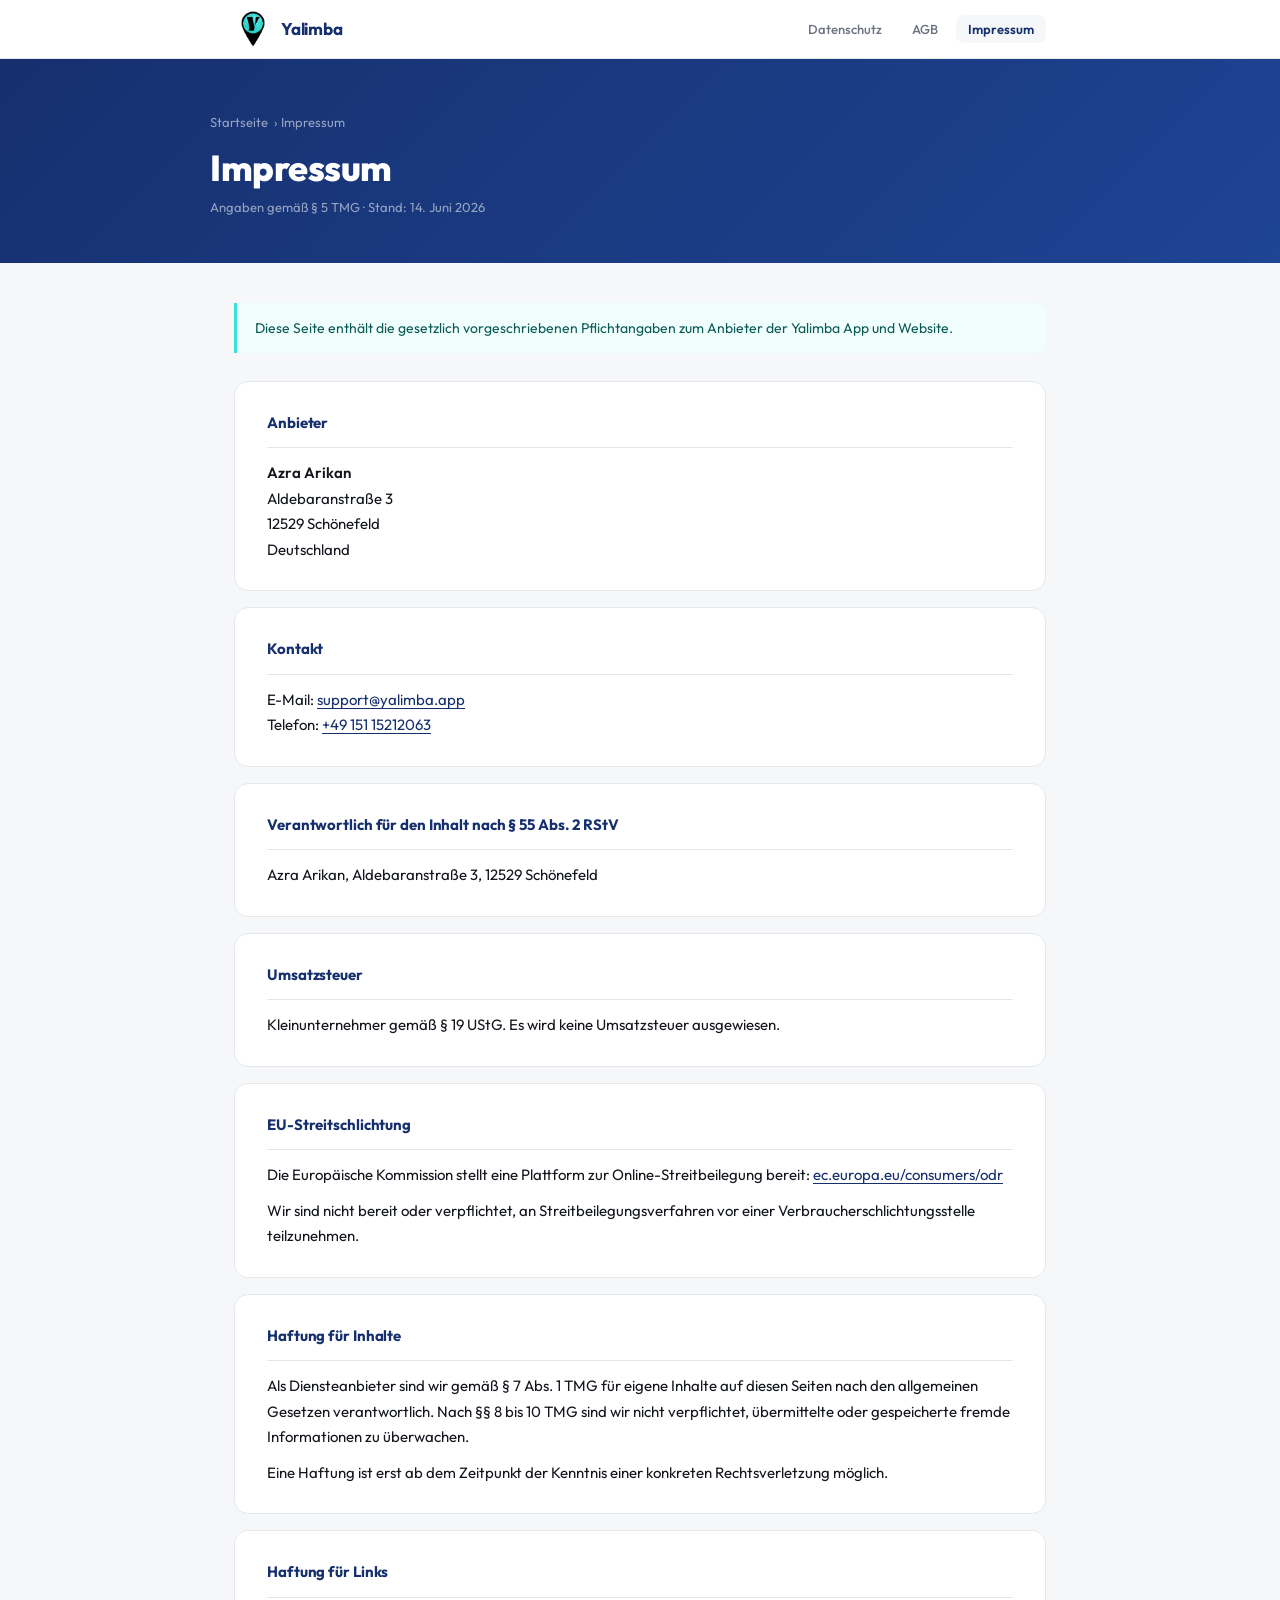
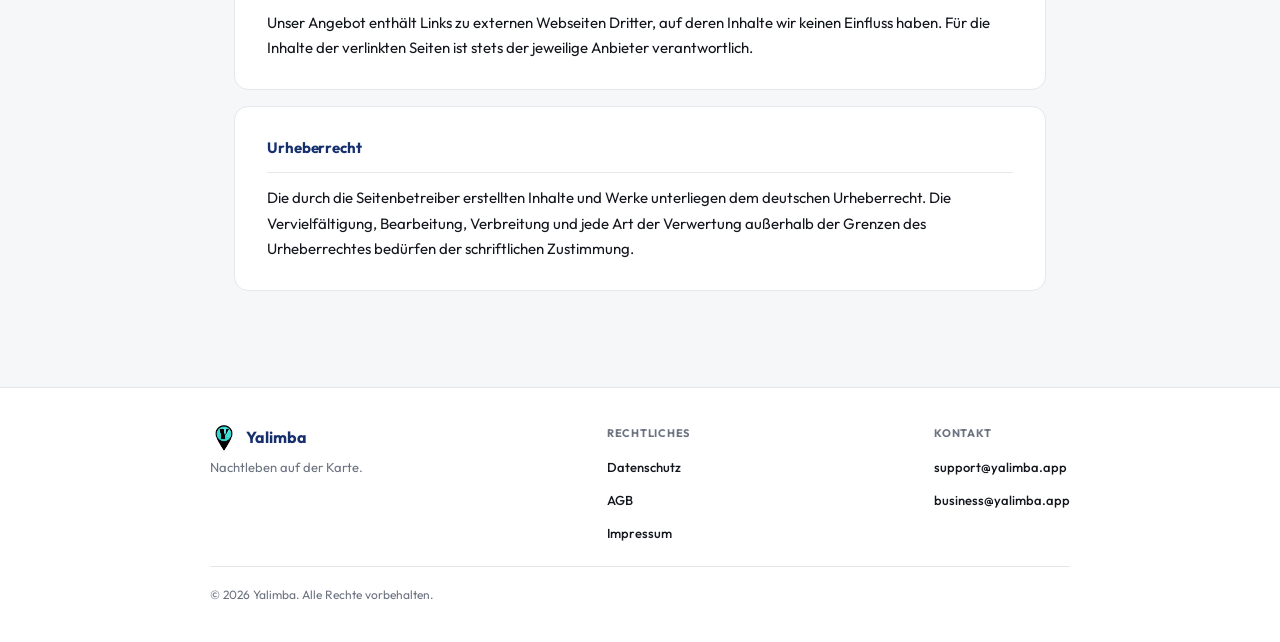
<file: impressum.html>
<!DOCTYPE html>
<html lang="de">
<head>
<meta charset="UTF-8" />
<meta name="viewport" content="width=device-width, initial-scale=1.0" />
<title>Impressum – Yalimba</title>
<meta name="description" content="Impressum der Yalimba App gemäß § 5 TMG." />
<link rel="icon" href="favicon.png" />
<link rel="preconnect" href="https://fonts.googleapis.com" />
<link rel="preconnect" href="https://fonts.gstatic.com" crossorigin />
<link href="https://fonts.googleapis.com/css2?family=Outfit:wght@400;500;600;700;800&display=swap" rel="stylesheet" />
<style>
*, *::before, *::after { box-sizing: border-box; margin: 0; padding: 0; }

:root {
  --bg: #F6F7F9;
  --white: #FFFFFF;
  --text: #13161D;
  --navy: #16306E;
  --teal: #3DE0D5;
  --teal-light: #F0FFFE;
  --gray: #6B7280;
  --border: #E5E7EB;
}

html { scroll-behavior: smooth; }

body {
  font-family: 'Outfit', -apple-system, BlinkMacSystemFont, 'Segoe UI', sans-serif;
  background: var(--bg);
  color: var(--text);
  line-height: 1.7;
  min-height: 100vh;
  display: flex;
  flex-direction: column;
  -webkit-font-smoothing: antialiased;
}

nav {
  background: var(--white);
  border-bottom: 1px solid var(--border);
  position: sticky;
  top: 0;
  z-index: 100;
}
.nav-inner {
  max-width: 860px;
  margin: 0 auto;
  padding: 0 24px;
  height: 58px;
  display: flex;
  align-items: center;
  justify-content: space-between;
}
.logo {
  display: flex;
  align-items: center;
  gap: 9px;
  text-decoration: none;
  color: var(--navy);
  font-weight: 700;
  font-size: 17px;
  letter-spacing: -0.2px;
}
.logo img { height: 38px; width: auto; }
.nav-links { display: flex; gap: 6px; list-style: none; }
.nav-links a {
  font-size: 13px;
  font-weight: 500;
  color: var(--gray);
  text-decoration: none;
  padding: 6px 12px;
  border-radius: 8px;
  transition: background 0.15s, color 0.15s;
}
.nav-links a:hover { background: var(--bg); color: var(--navy); }
.nav-links a.active { background: var(--bg); color: var(--navy); font-weight: 600; }

.hero {
  background: linear-gradient(135deg, #16306E 0%, #1e4494 100%);
  padding: 52px 24px 44px;
}
.hero-inner { max-width: 860px; margin: 0 auto; }
.breadcrumb {
  font-size: 13px;
  color: rgba(255,255,255,0.55);
  margin-bottom: 14px;
  display: flex;
  align-items: center;
  gap: 6px;
}
.breadcrumb a { color: rgba(255,255,255,0.55); text-decoration: none; }
.breadcrumb a:hover { color: rgba(255,255,255,0.85); }
.hero h1 {
  font-size: clamp(26px, 4vw, 36px);
  font-weight: 800;
  color: #fff;
  letter-spacing: -0.5px;
  line-height: 1.15;
}
.hero-meta { margin-top: 8px; font-size: 13px; color: rgba(255,255,255,0.55); }

main {
  flex: 1;
  max-width: 860px;
  width: 100%;
  margin: 0 auto;
  padding: 40px 24px 80px;
}

.intro {
  background: var(--teal-light);
  border-left: 3px solid var(--teal);
  border-radius: 0 10px 10px 0;
  padding: 14px 18px;
  margin-bottom: 28px;
  font-size: 14px;
  color: #0D5A55;
  line-height: 1.6;
}

.card {
  background: var(--white);
  border-radius: 14px;
  border: 1px solid var(--border);
  padding: 28px 32px;
  margin-bottom: 16px;
}
.card h2 {
  font-size: 15px;
  font-weight: 700;
  color: var(--navy);
  margin-bottom: 12px;
  padding-bottom: 12px;
  border-bottom: 1px solid var(--border);
  letter-spacing: -0.1px;
}
.card p { font-size: 15px; color: var(--text); margin-bottom: 10px; line-height: 1.7; }
.card p:last-child { margin-bottom: 0; }
.card strong { font-weight: 600; color: var(--text); }
.card a { color: var(--navy); text-decoration: underline; text-underline-offset: 3px; }
.card a:hover { color: var(--teal); }

footer {
  background: var(--white);
  border-top: 1px solid var(--border);
  padding: 36px 24px;
}
.footer-inner {
  max-width: 860px;
  margin: 0 auto;
  display: flex;
  flex-wrap: wrap;
  gap: 32px;
  justify-content: space-between;
  align-items: flex-start;
}
.footer-brand .brand-name {
  font-size: 16px;
  font-weight: 700;
  color: var(--navy);
  display: flex;
  align-items: center;
  gap: 8px;
  margin-bottom: 6px;
}
.footer-brand .brand-name img { height: 28px; width: auto; }
.footer-brand p { font-size: 13px; color: var(--gray); max-width: 210px; line-height: 1.5; }
.footer-col h4 {
  font-size: 11px;
  font-weight: 700;
  text-transform: uppercase;
  letter-spacing: 0.07em;
  color: var(--gray);
  margin-bottom: 10px;
}
.footer-col ul { list-style: none; display: flex; flex-direction: column; gap: 6px; }
.footer-col a { font-size: 13px; color: var(--text); text-decoration: none; font-weight: 500; }
.footer-col a:hover { color: var(--navy); }
.footer-bottom {
  max-width: 860px;
  margin: 20px auto 0;
  padding-top: 18px;
  border-top: 1px solid var(--border);
  font-size: 12px;
  color: var(--gray);
}

@media (max-width: 600px) {
  .card { padding: 20px; }
  .nav-links { display: none; }
  .footer-inner { flex-direction: column; gap: 20px; }
}
</style>
</head>
<body>

<nav>
  <div class="nav-inner">
    <a href="index.html" class="logo">
      <img src="yalimba-logo.png" alt="Yalimba" />
      Yalimba
    </a>
    <ul class="nav-links">
      <li><a href="datenschutz.html">Datenschutz</a></li>
      <li><a href="agb.html">AGB</a></li>
      <li><a href="impressum.html" class="active">Impressum</a></li>
    </ul>
  </div>
</nav>

<div class="hero">
  <div class="hero-inner">
    <div class="breadcrumb">
      <a href="index.html">Startseite</a> › Impressum
    </div>
    <h1>Impressum</h1>
    <p class="hero-meta">Angaben gemäß § 5 TMG · Stand: 14. Juni 2026</p>
  </div>
</div>

<main>
  <div class="intro">
    Diese Seite enthält die gesetzlich vorgeschriebenen Pflichtangaben zum Anbieter der Yalimba App und Website.
  </div>

  <div class="card">
    <h2>Anbieter</h2>
    <p>
      <strong>Azra Arikan</strong><br>
      Aldebaranstraße 3<br>
      12529 Schönefeld<br>
      Deutschland
    </p>
  </div>

  <div class="card">
    <h2>Kontakt</h2>
    <p>
      E-Mail: <a href="mailto:support@yalimba.app">support@yalimba.app</a><br>
      Telefon: <a href="tel:+4915115212063">+49 151 15212063</a>
    </p>
  </div>

  <div class="card">
    <h2>Verantwortlich für den Inhalt nach § 55 Abs. 2 RStV</h2>
    <p>Azra Arikan, Aldebaranstraße 3, 12529 Schönefeld</p>
  </div>

  <div class="card">
    <h2>Umsatzsteuer</h2>
    <p>Kleinunternehmer gemäß § 19 UStG. Es wird keine Umsatzsteuer ausgewiesen.</p>
  </div>

  <div class="card">
    <h2>EU-Streitschlichtung</h2>
    <p>Die Europäische Kommission stellt eine Plattform zur Online-Streitbeilegung bereit: <a href="https://ec.europa.eu/consumers/odr/" target="_blank" rel="noopener">ec.europa.eu/consumers/odr</a></p>
    <p>Wir sind nicht bereit oder verpflichtet, an Streitbeilegungsverfahren vor einer Verbraucherschlichtungsstelle teilzunehmen.</p>
  </div>

  <div class="card">
    <h2>Haftung für Inhalte</h2>
    <p>Als Diensteanbieter sind wir gemäß § 7 Abs. 1 TMG für eigene Inhalte auf diesen Seiten nach den allgemeinen Gesetzen verantwortlich. Nach §§ 8 bis 10 TMG sind wir nicht verpflichtet, übermittelte oder gespeicherte fremde Informationen zu überwachen.</p>
    <p>Eine Haftung ist erst ab dem Zeitpunkt der Kenntnis einer konkreten Rechtsverletzung möglich.</p>
  </div>

  <div class="card">
    <h2>Haftung für Links</h2>
    <p>Unser Angebot enthält Links zu externen Webseiten Dritter, auf deren Inhalte wir keinen Einfluss haben. Für die Inhalte der verlinkten Seiten ist stets der jeweilige Anbieter verantwortlich.</p>
  </div>

  <div class="card">
    <h2>Urheberrecht</h2>
    <p>Die durch die Seitenbetreiber erstellten Inhalte und Werke unterliegen dem deutschen Urheberrecht. Die Vervielfältigung, Bearbeitung, Verbreitung und jede Art der Verwertung außerhalb der Grenzen des Urheberrechtes bedürfen der schriftlichen Zustimmung.</p>
  </div>
</main>

<footer>
  <div class="footer-inner">
    <div class="footer-brand">
      <div class="brand-name">
        <img src="yalimba-logo.png" alt="Yalimba" />
        Yalimba
      </div>
      <p>Nachtleben auf der Karte.</p>
    </div>
    <div class="footer-col">
      <h4>Rechtliches</h4>
      <ul>
        <li><a href="datenschutz.html">Datenschutz</a></li>
        <li><a href="agb.html">AGB</a></li>
        <li><a href="impressum.html">Impressum</a></li>
      </ul>
    </div>
    <div class="footer-col">
      <h4>Kontakt</h4>
      <ul>
        <li><a href="mailto:support@yalimba.app">support@yalimba.app</a></li>
        <li><a href="mailto:business@yalimba.app">business@yalimba.app</a></li>
      </ul>
    </div>
  </div>
  <div class="footer-bottom">&copy; 2026 Yalimba. Alle Rechte vorbehalten.</div>
</footer>

</body>
</html>
</file>
<file: _shared.css>
/* ═══════════════════════════════════════════════════════
   YALIMBA – Gemeinsames Stylesheet für alle Webseiten
   Farben & Schrift identisch zur App
   ═══════════════════════════════════════════════════════ */

@import url('https://fonts.googleapis.com/css2?family=Outfit:wght@400;500;600;700;800&display=swap');

*, *::before, *::after { box-sizing: border-box; margin: 0; padding: 0; }

:root {
  --bg:       #F6F7F9;
  --white:    #FFFFFF;
  --text:     #13161D;
  --navy:     #16306E;
  --blue:     #2D5BFF;
  --gray:     #7A8299;
  --border:   #E0E3EB;
  --surface:  #FFFFFF;
  --danger:   #FF3B55;
}

html { scroll-behavior: smooth; }

body {
  font-family: 'Outfit', system-ui, -apple-system, sans-serif;
  background: var(--bg);
  color: var(--text);
  line-height: 1.7;
  min-height: 100vh;
  display: flex;
  flex-direction: column;
}

/* ─── NAVIGATION ─────────────────────────────────────── */
.nav {
  background: var(--white);
  border-bottom: 1px solid var(--border);
  position: sticky;
  top: 0;
  z-index: 100;
}
.nav-inner {
  max-width: 900px;
  margin: 0 auto;
  padding: 0 24px;
  height: 60px;
  display: flex;
  align-items: center;
  justify-content: space-between;
}
.nav-logo {
  display: flex;
  align-items: center;
  gap: 10px;
  text-decoration: none;
  color: var(--navy);
}
.nav-logo img {
  width: 32px;
  height: 32px;
  border-radius: 8px;
}
.nav-logo span {
  font-size: 18px;
  font-weight: 700;
  letter-spacing: -0.3px;
}
.nav-links {
  display: flex;
  gap: 24px;
  list-style: none;
}
.nav-links a {
  font-size: 14px;
  font-weight: 500;
  color: var(--gray);
  text-decoration: none;
  transition: color 0.15s;
}
.nav-links a:hover,
.nav-links a.active { color: var(--navy); }

/* ─── PAGE HERO ──────────────────────────────────────── */
.hero {
  background: linear-gradient(135deg, var(--navy) 0%, #1a3d8a 100%);
  color: var(--white);
  padding: 56px 24px 48px;
}
.hero-inner {
  max-width: 760px;
  margin: 0 auto;
}
.hero-breadcrumb {
  font-size: 13px;
  color: rgba(255,255,255,0.6);
  margin-bottom: 16px;
  display: flex;
  align-items: center;
  gap: 8px;
}
.hero-breadcrumb a {
  color: rgba(255,255,255,0.6);
  text-decoration: none;
}
.hero-breadcrumb a:hover { color: rgba(255,255,255,0.9); }
.hero-breadcrumb span { font-size: 11px; }
.hero h1 {
  font-size: clamp(28px, 5vw, 38px);
  font-weight: 800;
  letter-spacing: -0.5px;
  line-height: 1.15;
}
.hero-meta {
  margin-top: 10px;
  font-size: 14px;
  color: rgba(255,255,255,0.65);
}

/* ─── MAIN CONTENT ───────────────────────────────────── */
main {
  flex: 1;
  max-width: 760px;
  width: 100%;
  margin: 0 auto;
  padding: 48px 24px 80px;
}

/* ─── LEGAL SECTIONS ─────────────────────────────────── */
.legal-section {
  background: var(--white);
  border-radius: 14px;
  padding: 28px 32px;
  margin-bottom: 20px;
  border: 1px solid var(--border);
}
.legal-section h2 {
  font-size: 17px;
  font-weight: 700;
  color: var(--navy);
  margin-bottom: 14px;
  padding-bottom: 12px;
  border-bottom: 1px solid var(--border);
}
.legal-section p {
  font-size: 15px;
  color: var(--text);
  margin-bottom: 10px;
}
.legal-section p:last-child { margin-bottom: 0; }
.legal-section ul, .legal-section ol {
  padding-left: 22px;
  margin-bottom: 10px;
}
.legal-section li {
  font-size: 15px;
  color: var(--text);
  margin-bottom: 6px;
}
.legal-section a {
  color: var(--blue);
  text-decoration: none;
}
.legal-section a:hover { text-decoration: underline; }
.legal-section strong { font-weight: 600; }

.intro-box {
  background: #EEF2FF;
  border-radius: 10px;
  padding: 16px 20px;
  margin-bottom: 24px;
  font-size: 14px;
  color: var(--navy);
  font-weight: 500;
}

/* ─── FOOTER ─────────────────────────────────────────── */
footer {
  background: var(--white);
  border-top: 1px solid var(--border);
  padding: 36px 24px;
}
.footer-inner {
  max-width: 900px;
  margin: 0 auto;
  display: flex;
  flex-wrap: wrap;
  gap: 32px;
  justify-content: space-between;
  align-items: flex-start;
}
.footer-brand .brand-name {
  font-size: 17px;
  font-weight: 700;
  color: var(--navy);
  display: flex;
  align-items: center;
  gap: 8px;
  margin-bottom: 8px;
}
.footer-brand .brand-name img {
  width: 24px;
  height: 24px;
  border-radius: 6px;
}
.footer-brand p {
  font-size: 13px;
  color: var(--gray);
  max-width: 220px;
}
.footer-links h4 {
  font-size: 12px;
  font-weight: 700;
  text-transform: uppercase;
  letter-spacing: 0.08em;
  color: var(--gray);
  margin-bottom: 10px;
}
.footer-links ul {
  list-style: none;
  display: flex;
  flex-direction: column;
  gap: 6px;
}
.footer-links a {
  font-size: 14px;
  color: var(--text);
  text-decoration: none;
  font-weight: 500;
}
.footer-links a:hover { color: var(--blue); }
.footer-bottom {
  max-width: 900px;
  margin: 24px auto 0;
  padding-top: 20px;
  border-top: 1px solid var(--border);
  font-size: 13px;
  color: var(--gray);
}

/* ─── RESPONSIVE ──────────────────────────────────────── */
@media (max-width: 600px) {
  .legal-section { padding: 20px; }
  .nav-links { display: none; }
  .footer-inner { flex-direction: column; gap: 24px; }
}
</file>
